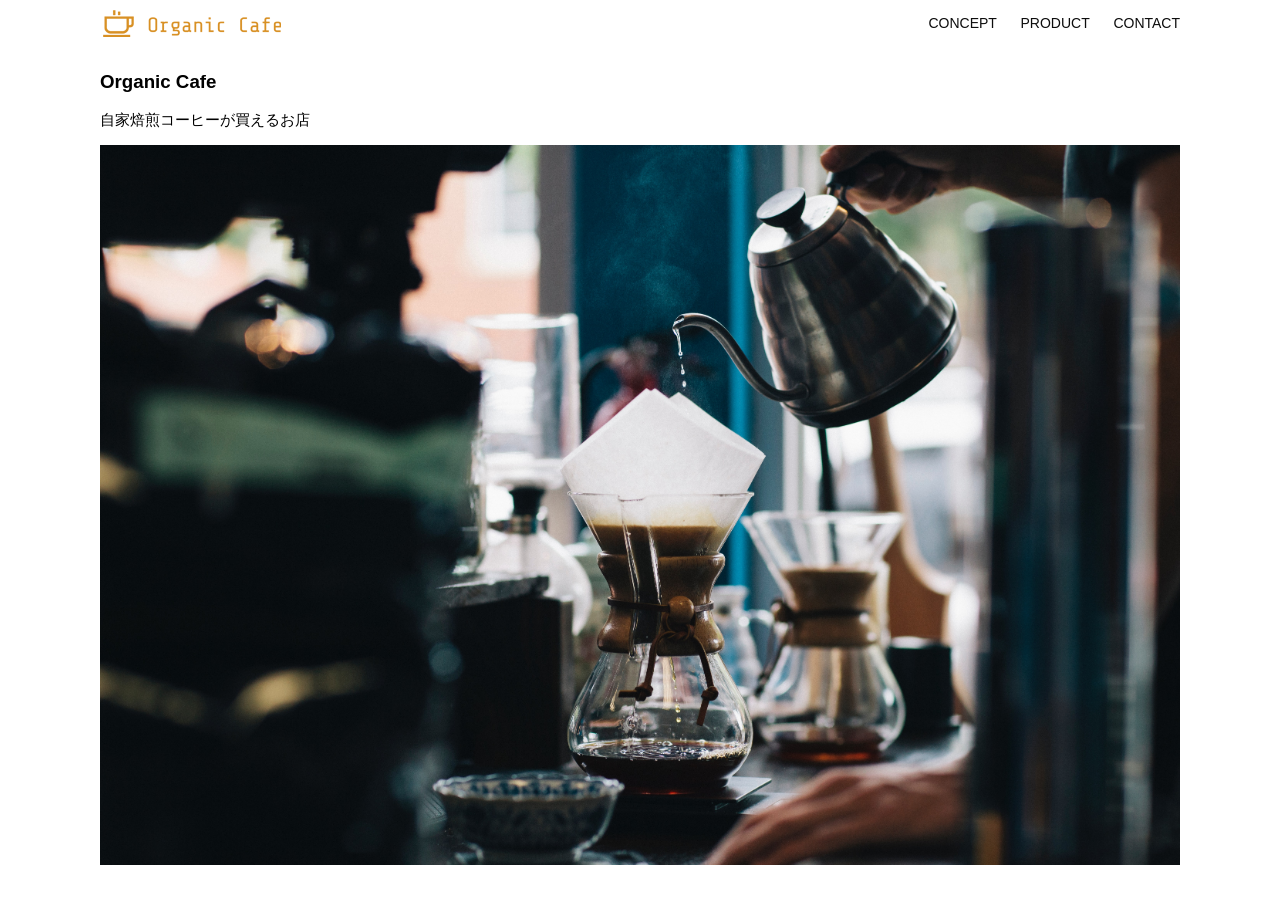
<file: html-css-kadai_013/index.html>
<!DOCTYPE html>
<html>
  <head>
    <title>Organic Cafe</title>
    <meta charset="UTF-8" />
    <meta name="description" content="自家焙煎のコーヒーがお家で楽しめるOrganic Cafe"/>
    <meta name="viewport" content="width=device-width, initial-scale=1.0" />
    <link rel="stylesheet" href="style.css" />
  </head>
  <body>
    <!-- ヘッダー -->
    <header>
      <!-- ロゴ -->
      <a href="index.html" id="logo"><img src="images/logo.png" alt="トップページに戻る"/></a>

      <!-- PC用ナビゲーション -->
      <nav id="nav-pc">
        <a href="index.html#concept">CONCEPT</a>
        <a href="index.html#product">PRODUCT</a>
        <a href="index.html#contact">CONTACT</a>
      </nav>
      <!-- スマホ用メニューボタン -->
        <img id="menu-sp" src="images/button-menu.png" alt="ナビゲーションを開く" onclick="document.getElementById('nav-sp').style.display = 'block'">

      <!-- スマホ用ナビゲーション -->
       <nav id="nav-sp">
        <ul>
          <li>
            <img id="close" src="images/button-close.png" alt="ナビゲーションを閉じる" onclick="document.getElementById('nav-sp').style.display = 'none'">
          </li>
          <li>
            <a id="logo-sp" href="index.html" onclick="document.getElementById('nav-sp').style.display = 'none'">
              <img src="images/logo-sp.png" alt="トップページに戻る">
            </a>
          </li>
          <li>
            <a class="menu" href="index.html#concept" onclick="document.getElementById('nav-sp').style.display = 'none'">CONCEPT</a>
          </li>
          <li>
            <a class="menu" href="index.html#product" onclick="document.getElementById('nav-sp').style.display = 'none'">PRODUCT</a>
          </li>
          <li>
            <a class="menu" href="index.html#contact" onclick="document.getElementById('nav-sp').style.display = 'none'">CONTACT</a>
          </li>
        </ul>
       </nav>
    </header>

    <main>
      <article>
        <!-- メインビジュアル -->
        <section id="main-visual">
          <div id="main-message">
            <h1>Organic Cafe</h1>
            <p>自家焙煎コーヒーが買えるお店</p>
          </div>
          <img src="images/main-image.jpg" alt="コーヒーをハンドドリップで淹れる画像"/>
        </section>
      </article>
    </main>
  </body>
</html>
</file>
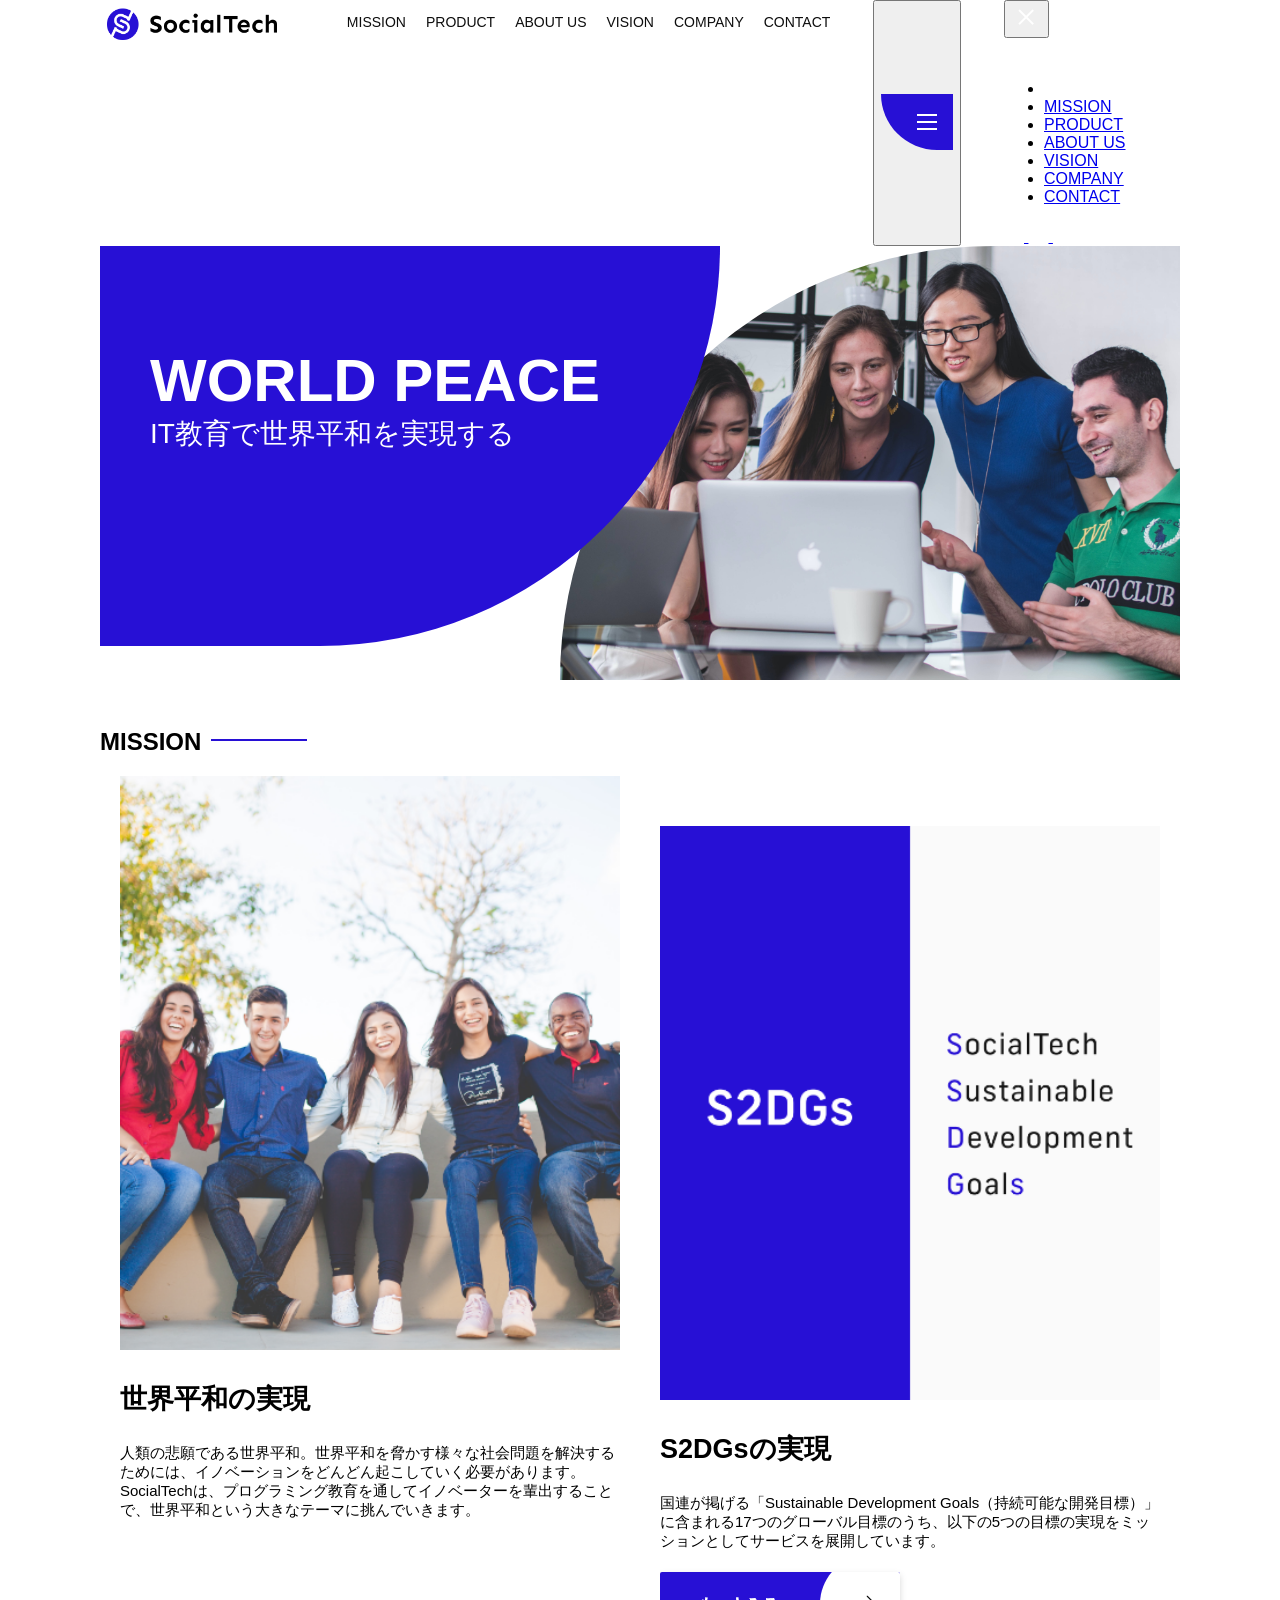
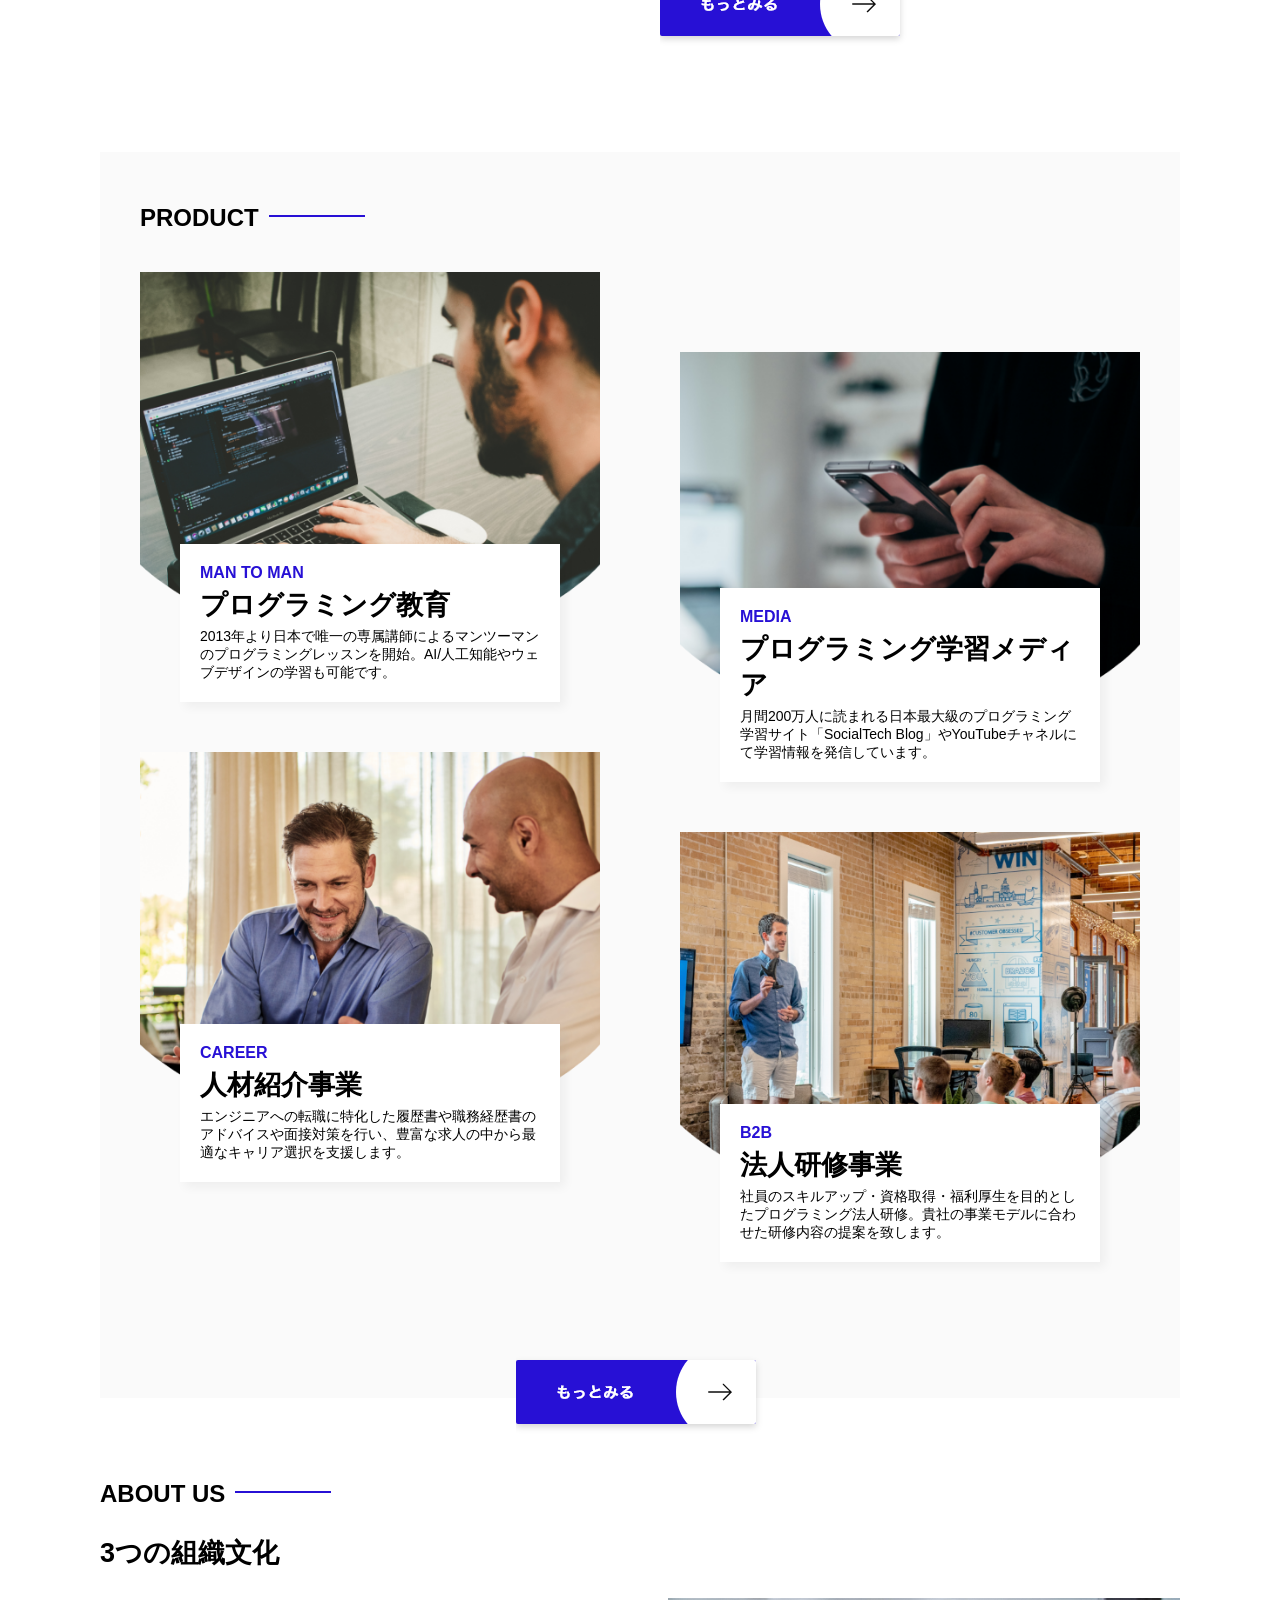
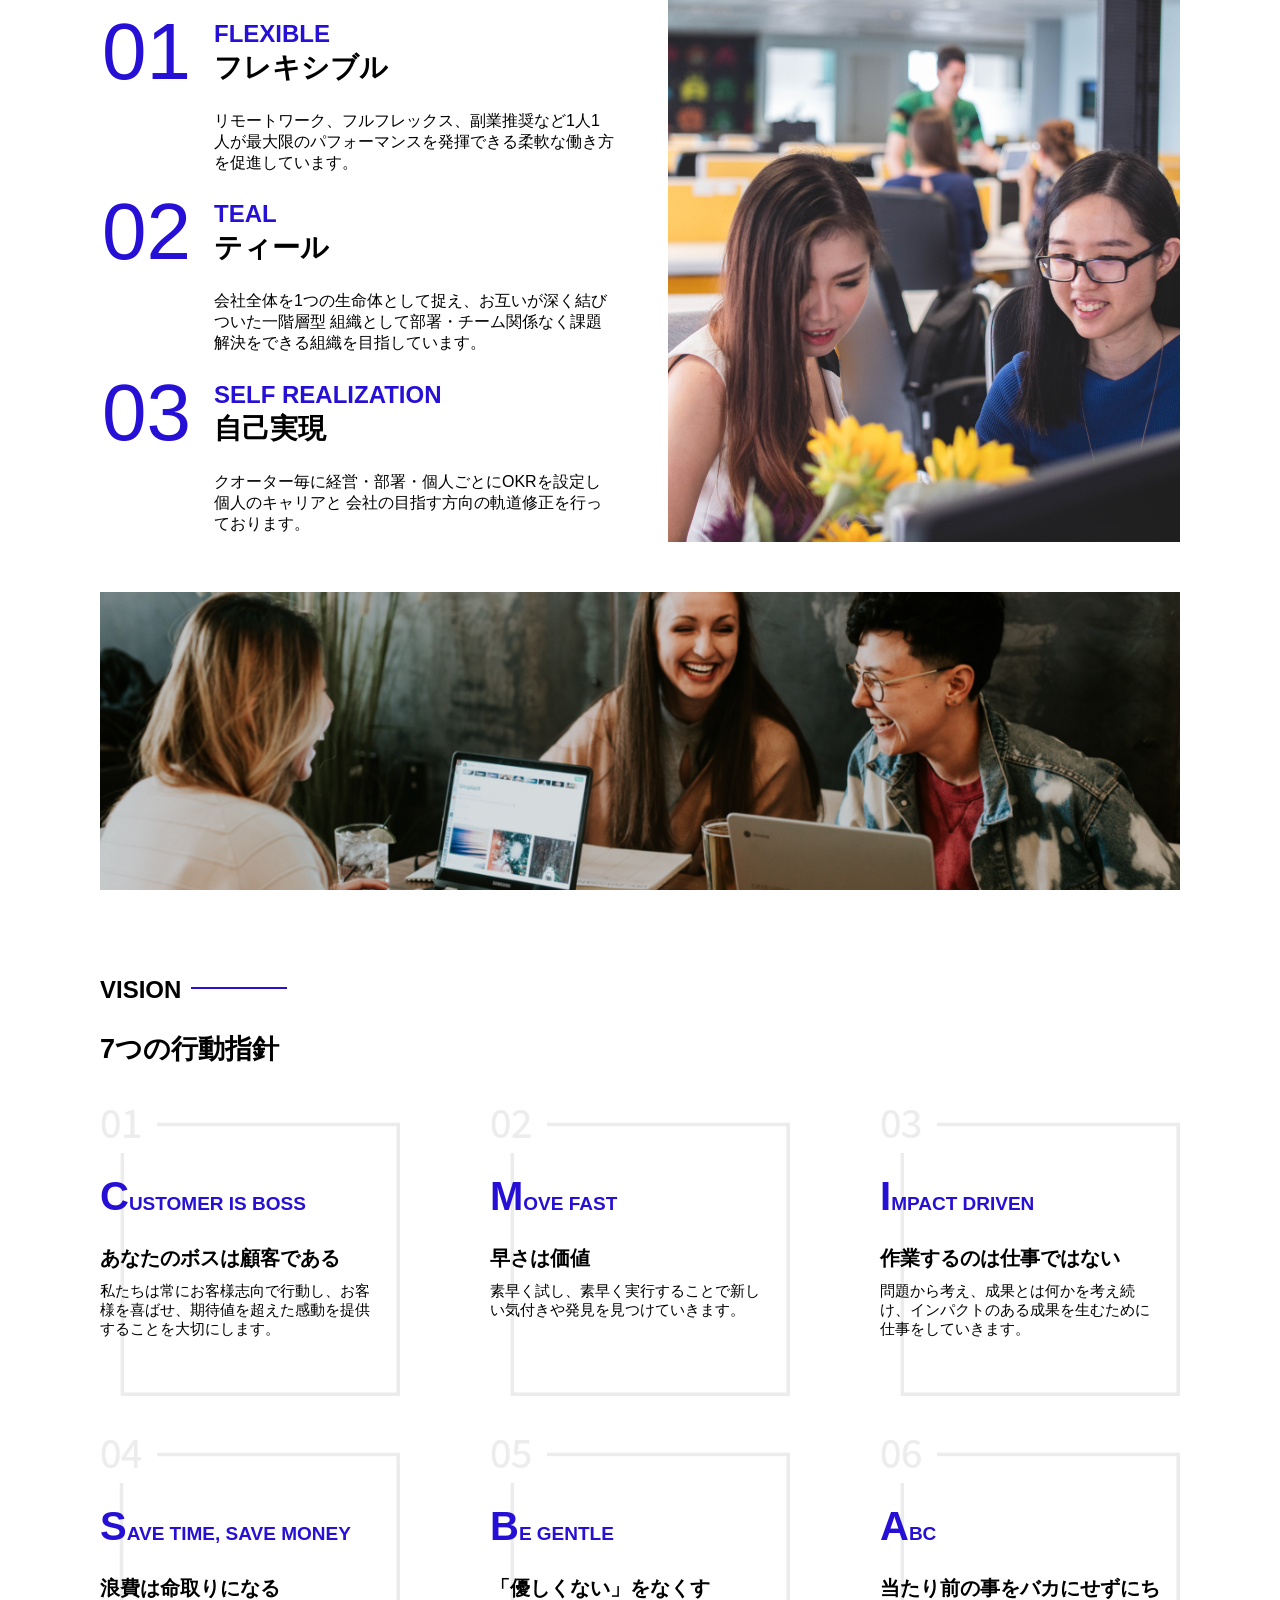
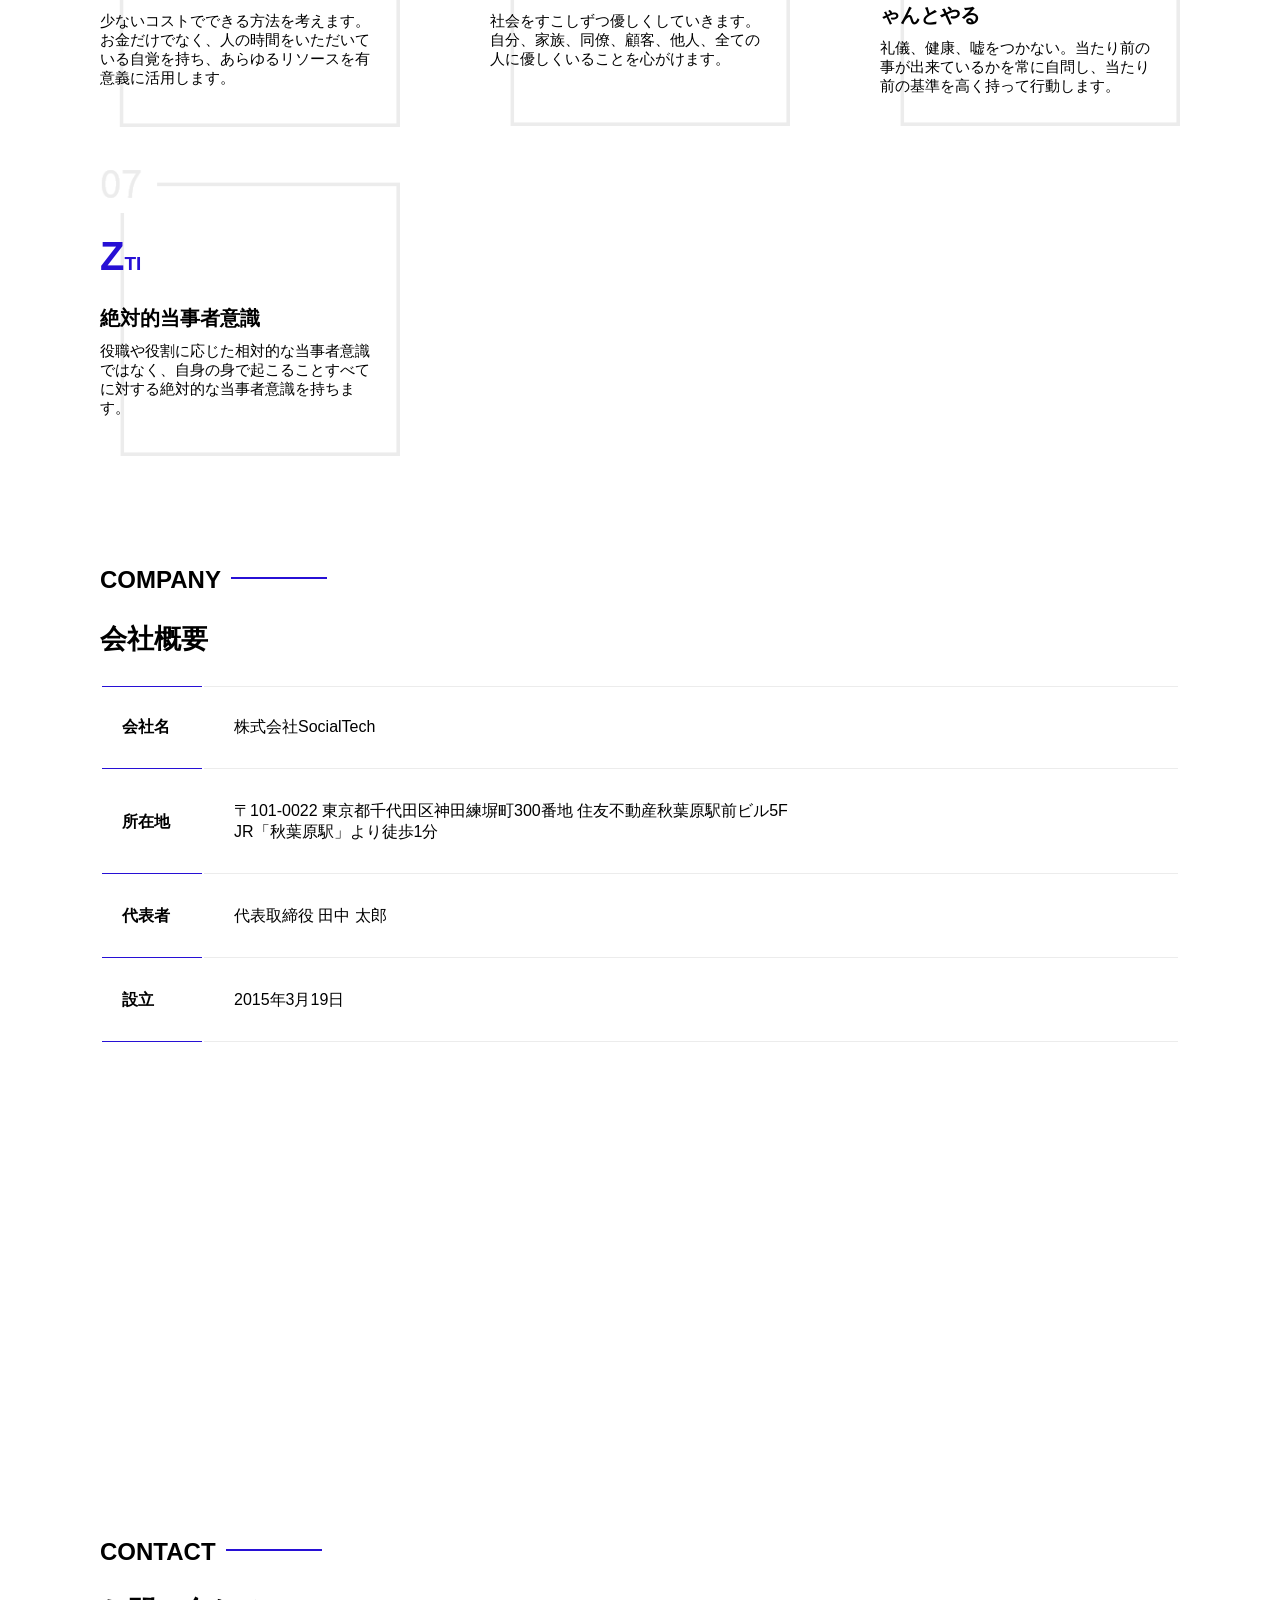
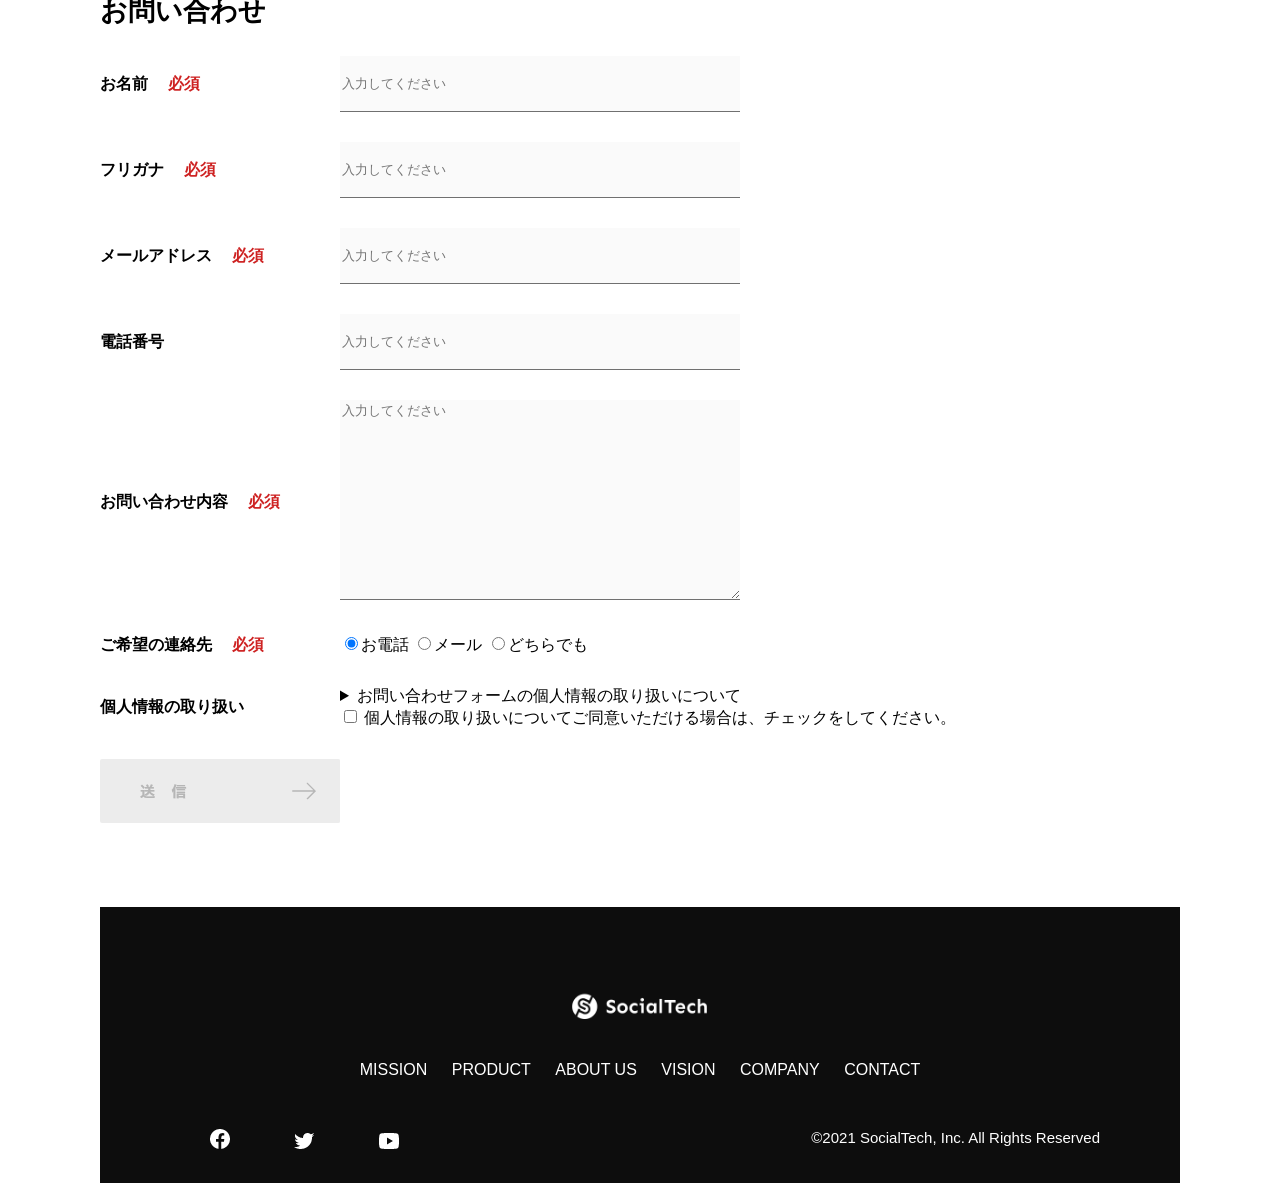
<file: socialtech/index.html>
<!DOCTYPE html>
<html>
  <head>
    <title>SocialTech</title>
    <meta charset="utf-8">
    <meta name="description" content="SocialTechはEdTech業界のリーディングカンパニーを目指します。">
    <meta name="viewport" content="width=device-width, initial-scale=1.0">
    <link rel="stylesheet" href="style.css">
    <body>
      <!-- ヘッダー -->
       <header>
        <!-- ロゴ -->
         <a href="index.html">
          <img src="images/logo.png" alt="トップページに戻る">
         </a>
         <!-- PC用ナビゲーション -->
          <nav id="nav-pc">
            <ul>
              <li><a href="mission.html">MISSION</a></li>
              <li><a href="product.html">PRODUCT</a></li>
              <li><a href="index.html#aboutus">ABOUT US</a></li>
              <li><a href="index.html#vision">VISION</a></li>
              <li><a href="index.html#company">COMPANY</a></li>
              <li><a href="index.html#contact">CONTACT</a></li>
            </ul>
          </nav>
          <!-- スマホ用メニューボタン -->
            <button id="menu-sp" onclick="document.getElementById('nav-sp').style.display = 'block'">
              <img src="images/button-menu.png" alt="ナビゲーションを開く">
            </button>
          <!-- スマホ用ナビゲーション -->
          <div id="nav-sp">
            <button id="close" onclick="document.getElementById('nav-sp').style.display = 'none'">
              <img src="images/button-close.png" alt="ナビゲーションを閉じる">
            </button>
 
            <nav>
              <ul>
                <li>
                  <a id="logo-sp" href="index.html" onclick="document.getElementById('nav-sp').style.display = 'none'"><img src="images/logo-sp.png" alt="トップページに戻る"></a>
                </li>
                <li><a class="menu" href="mission.html" onclick="document.getElementById('nav-sp').style.display = 'none'">MISSION</a></li>
                <li><a class="menu" href="product.html" onclick="document.getElementById('nav-sp').style.display = 'none'">PRODUCT</a></li>
                <li><a class="menu" href="index.html#aboutus" onclick="document.getElementById('nav-sp').style.display = 'none'">ABOUT US</a></li>
                <li><a class="menu" href="index.html#vision" onclick="document.getElementById('nav-sp').style.display = 'none'">VISION</a></li>
                <li><a class="menu" href="index.html#company" onclick="document.getElementById('nav-sp').style.display = 'none'">COMPANY</a></li>
                <li><a class="menu" href="index.html#contact" onclick="document.getElementById('nav-sp').style.display = 'none'">CONTACT</a></li>
              </ul>
            </nav>
            <div id="sns">
             <a href="https://www.facebook.com/sejuku2013">
               <img src="images/button-facebook.png" alt="Facebookのリンク">
             </a>
              <a href="https://twitter.com/samuraijuku">
                <img src="images/button-twitter.png" alt="Twitterのリンク">
              </a>
              <a href="https://www.youtube.com/channel/UCCFOQO5aDK0xXam4cUQXT8g">
                <img src="images/button-youtube.png" alt="YouTubeのリンク">
              </a>
            </div>
          </div>
       </header>
       <main>
        <article>
          <!-- メインビジュアル -->
           <section id="main-visual">
            <div id="main-message">
              <h1>WORLD PEACE</h1>
              <p>IT教育で世界平和を実現する</p>
            </div>
            <img src="images/index/index-main.png" alt="PCの周りに集まる多国籍の仲間たち">
           </section>
           <!-- ミッション -->
            <section id="mission">
              <h2 class="index-h2">MISSION</h2>
              <div id="mission-flex">
                <div>
                  <img id="mission-photo" src="images/index/index-mission.png" alt="屋外のベンチで写真を撮影する多国籍の仲間たち">
                  <h3>世界平和の実現</h3>
                  <p>
                    人類の悲願である世界平和。世界平和を脅かす様々な社会問題を解決するためには、イノベーションをどんどん起こしていく必要があります。SocialTechは、プログラミング教育を通してイノベーターを輩出することで、世界平和という大きなテーマに挑んでいきます。
                  </p>
                </div>
                <div>
                  <img id="s2dgs" src="images/index/s2dgs.png" alt="S2DGs">
                  <h3>S2DGsの実現</h3>
                  <p>国連が掲げる「Sustainable Development Goals（持続可能な開発目標）」に含まれる17つのグローバル目標のうち、以下の5つの目標の実現をミッションとしてサービスを展開しています。</p>
                  <a href="mission.html">
                    <img src="images/button-more.png" alt="もっとみる">
                  </a>
                </div>
              </div>
            </section>
            <!-- プロダクト -->
             <section id="product">
              <h2 class="index-h2">PRODUCT</h2>
              <div class="product-flex">
                <div id="product-left">
                  <div>
                    <img class="product-photo" src="images/index/index-mantoman.png" alt="PCでコードを書く男性">
                    <div class="product-explain">
                      <span>MAN TO MAN</span>
                      <h3>プログラミング教育</h3>
                      <p>2013年より日本で唯一の専属講師によるマンツーマンのプログラミングレッスンを開始。AI/人工知能やウェブデザインの学習も可能です。</p>
                    </div>
                  </div>
                  <div>
                    <img class="product-photo" src="images/index/index-career.png" alt="笑顔で話し合う2人の男性">
                    <div class="product-explain">
                      <span>CAREER</span>
                      <h3>人材紹介事業</h3>
                      <p>エンジニアへの転職に特化した履歴書や職務経歴書のアドバイスや面接対策を行い、豊富な求人の中から最適なキャリア選択を支援します。</p>
                    </div>
                  </div>
                </div>
                <div id="product-right">
                  <div>
                    <img class="product-photo" src="images/index/index-media.png" alt="スマートフォンを操作する人">
                    <div class="product-explain">
                      <span>MEDIA</span>
                      <h3>プログラミング学習メディア</h3>
                      <p>月間200万人に読まれる日本最大級のプログラミング学習サイト「SocialTech Blog」やYouTubeチャネルにて学習情報を発信しています。</p>
                    </div>
                  </div>
                  <div>
                    <img class="product-photo" src="images/index/index-b2b.png" alt="講演中の男性とそれを聴く人々">
                    <div class="product-explain">
                      <span>B2B</span>
                      <h3>法人研修事業</h3>
                      <p>社員のスキルアップ・資格取得・福利厚生を目的としたプログラミング法人研修。貴社の事業モデルに合わせた研修内容の提案を致します。</p>
                    </div>
                  </div>
                </div>
              </div>
              <div id="product-more">
                <a href="product.html">
                  <img src="images/button-more.png" alt="もっとみる">
                </a>
              </div>
             </section>
             <!-- ABOUT US -->
              <section id="aboutus">
                <h2 class="index-h2">ABOUT US</h2>
                <h3>3つの組織文化</h3>
                <div>
                  <table class="culture-table">
                    <tr>
                      <td class="culture-num">01</td>
                      <th><span class="culture-en">FLEXIBLE</span><br>フレキシブル</th>
                    </tr>
                    <tr>
                      <td>
                        <!--空のセル-->
                      </td>
                      <td class="culture-description">リモートワーク、フルフレックス、副業推奨など1人1人が最大限のパフォーマンスを発揮できる柔軟な働き方を促進しています。</td>
                    </tr>
                    <tr>
                      <td class="culture-num">02</td>
                      <th><span class="culture-en">TEAL</span><br>ティール</th>
                    </tr>
                    <tr>
                      <td>
                        <!--空のセル-->
                      </td>
                      <td class="culture-description">会社全体を1つの生命体として捉え、お互いが深く結びついた一階層型 組織として部署・チーム関係なく課題解決をできる組織を目指しています。</td>
                    </tr>
                    <tr>
                      <td class="culture-num">03</td>
                      <th><span class="culture-en">SELF REALIZATION</span><br>自己実現</th>
                    </tr>
                    <tr>
                      <td>
                        <!--空のセル-->
                      </td>
                      <td class="culture-description">クオーター毎に経営・部署・個人ごとにOKRを設定し個人のキャリアと 会社の目指す方向の軌道修正を行っております。</td>
                    </tr>
                  </table>
                  <img class="culture-img" src="images/index/index-aboutus1.png" alt="笑顔で話し合う2人の女性">
                </div>
                <img class="culture-img2" src="images/index/index-aboutus2.png" alt="笑顔で話し合う3人の男女">
              </section>
              <!-- VISION -->
               <section id="vision">
                <h2 class="index-h2">VISION</h2>
                <h3>7つの行動指針</h3>
                <div>
                  <div class="vision-box">
                    <img src="images/index/vision-01.png" alt="01">
                    <div>
                      <h4>CUSTOMER IS BOSS</h4>
                      <h5>あなたのボスは顧客である</h5>
                      <p>私たちは常にお客様志向で行動し、お客様を喜ばせ、期待値を超えた感動を提供することを大切にします。</p>
                    </div>
                  </div>
                  <div class="vision-box">
                    <img src="images/index/vision-02.png" alt="02">
                    <div>
                      <h4>MOVE FAST</h4>
                      <h5>早さは価値</h5>
                      <p>素早く試し、素早く実行することで新しい気付きや発見を見つけていきます。</p>
                    </div>
                  </div>
                  <div class="vision-box">
                    <img src="images/index/vision-03.png" alt="03">
                    <div>
                      <h4>IMPACT DRIVEN</h4>
                      <h5>作業するのは仕事ではない</h5>
                      <p>問題から考え、成果とは何かを考え続け、インパクトのある成果を生むために仕事をしていきます。</p>
                    </div>
                  </div>
                  <div class="vision-box">
                    <img src="images/index/vision-04.png" alt="04">
                    <div>
                      <h4>SAVE TIME, SAVE MONEY</h4>
                      <h5>浪費は命取りになる</h5>
                      <p>少ないコストでできる方法を考えます。お金だけでなく、人の時間をいただいている自覚を持ち、あらゆるリソースを有意義に活用します。</p>
                    </div>
                  </div>
                  <div class="vision-box">
                    <img src="images/index/vision-05.png" alt="05">
                    <div>
                      <h4>BE GENTLE</h4>
                      <h5>「優しくない」をなくす</h5>
                      <p>社会をすこしずつ優しくしていきます。自分、家族、同僚、顧客、他人、全ての人に優しくいることを心がけます。</p>
                    </div>
                  </div>
                  <div class="vision-box">
                    <img src="images/index/vision-06.png" alt="06">
                    <div>
                      <h4>ABC</h4>
                      <h5>当たり前の事をバカにせずにちゃんとやる</h5>
                      <p>礼儀、健康、嘘をつかない。当たり前の事が出来ているかを常に自問し、当たり前の基準を高く持って行動します。</p>
                    </div>
                  </div>
                  <div class="vision-box">
                    <img src="images/index/vision-07.png" alt="07">
                    <div>
                      <h4>ZTI</h4>
                      <h5>絶対的当事者意識</h5>
                      <p>役職や役割に応じた相対的な当事者意識ではなく、自身の身で起こることすべてに対する絶対的な当事者意識を持ちます。</p>
                    </div>
                  </div>
                </div>
               </section>
               <!-- COMPANY -->
               <section id="company">
                <h2 class="index-h2">COMPANY</h2>
                <h3>会社概要</h3>
                <table id="company-table">
                  <tr>
                    <th class="tableheader tableheader-first">会社名</th>
                    <td class="cell cell-first">株式会社SocialTech</td>
                  </tr>
                  <tr>
                    <th class="tableheader">所在地</th>
                    <td class="cell">〒101-0022 東京都千代田区神田練塀町300番地 住友不動産秋葉原駅前ビル5F<br>JR「秋葉原駅」より徒歩1分</td>
                  </tr>
                  <tr>
                    <th class="tableheader">代表者</th>
                    <td class="cell">代表取締役 田中 太郎</td>
                  </tr>
                  <tr>
                    <th class="tableheader">設立</th>
                    <td class="cell">2015年3月19日</td>
                  </tr>
                </table>
<iframe src="https://www.google.com/maps/embed?pb=!1m18!1m12!1m3!1d1620.032312089998!2d139.77150838884924!3d35.700027293145276!2m3!1f0!2f0!3f0!3m2!1i1024!2i768!4f13.1!3m3!1m2!1s0x60188fee13660e23%3A0x77137876edf742ac!2z5L2P5Y-L5LiN5YuV55Sj56eL6JGJ5Y6f6aeF5YmN44OT44Or!5e0!3m2!1sja!2sjp!4v1784444049625!5m2!1sja!2sjp" 
width="600" height="450" style="border:0;" allowfullscreen="" loading="lazy" referrerpolicy="strict-origin-when-cross-origin"></iframe>
               </section>
               <!-- お問い合わせフォーム -->
               <section id="contact">
                <h2 class="index-h2">CONTACT</h2>
                <h3>お問い合わせ</h3>
                <form>
                  <div>
                    <div class="contact-heading">
                      <label class="contact-label">お名前<span class="contact-span">必須</span></label>
                    </div>
                    <div>
                      <input type="text" name="name" placeholder="入力してください" class="contact-textbox">
                    </div>
                  </div>
                  <div>
                    <div class="contact-heading">
                      <label class="contact-label">フリガナ<span class="contact-span">必須</span></label>
                    </div>
                    <div>
                      <input type="text" name="hurigana" placeholder="入力してください" class="contact-textbox">
                    </div>
                  </div>
                  <div>
                    <div class="contact-heading">
                      <label class="contact-label">メールアドレス<span class="contact-span">必須</span></label>
                    </div>
                    <div>
                      <input type="text" name="email" placeholder="入力してください" class="contact-textbox">
                    </div>
                  </div>
                  <div>
                    <div class="contact-heading">
                      <label class="contact-label">電話番号</label>
                    </div>
                    <div>
                      <input type="text" name="tel" placeholder="入力してください" class="contact-textbox">
                    </div>
                  </div>
                  <div>
                    <div class="contact-heading">
                      <label class="contact-label">お問い合わせ内容<span class="contact-span">必須</span></label>
                    </div>
                    <div>
                      <textarea class="contact-textarea" placeholder="入力してください" name="message"></textarea>
                    </div>
                  </div>
                  <div>
                    <div class="contact-heading">
                      <label class="contact-label">ご希望の連絡先<span class="contact-span">必須</span></label>
                    </div>
                    <div>
                      <input class="radiobutton" type="radio" value="tel" name="contact" checked><label>お電話</label>
                      <input class="radiobutton" type="radio" value="mail" name="contact"><label>メール</label>
                      <input class="radiobutton" type="radio" value="both" name="contact"><label>どちらでも</label>
                    </div>
                  </div>
                  <div>
                    <div class="contact-heading">
                      <label class="contact-label">個人情報の取り扱い</label>
                    </div>
                    <div>
                      <details>
                        <summary>お問い合わせフォームの個人情報の取り扱いについて</summary>
                        <div>
                          <dl>
                            <dt>１．組織の名称又は氏名</dt>
                            <dd>株式会社SocialTech</dd>
                            <dt>２．個人情報保護管理者（若しくはその代理人）の氏名又は職名、所属及び連絡先</dt>
                            <dd>
                              <p>鈴木 一郎 コーポレート部</p>
                              <p>メールアドレス：samurai@example.com</p>
                              <p>TEL：03-1234-5678</p>
                            </dd>
                            <dt>３．個人情報の利用目的</dt>
                            <dd>
                              <ul>
                                <li>本サービス及び本サービスに関連する情報の提供又はそれらに関する連絡のため</li>
                                <li>ユーザーの本人確認のため</li>
                                <li>当社サービスのご案内のため</li>
                                <li>当社の商品等の広告または宣伝（電子メールによるものを含むものとします。）</li>
                              </ul>
                            </dd>
                            <dt>４．個人情報の取り扱い業務の委託</dt>
                            <dd>個人情報の取扱業務の全部または一部を外部に業務委託する場合があります。その際、弊社は、個人情報を適切に保護できる管理体制を敷き実行していることを条件として委託先を厳選したうえで、機密保持契約を委託先と締結し、お客様の個人情報を厳密に管理させます。</dd>
                            <dt>５．個人情報の開示等の請求</dt>
                            <dd>
                              お客様は、弊社に対してご自身の個人情報の開示等（利用目的の通知、開示、内容の訂正・追加・削除、利用の停止または消去、第三者への提供の停止）に関して、当社問合わせ窓口に申し出ることができます。<br>
                              その際、弊社はお客様ご本人を確認させていただいたうえで、合理的な期間内に対応いたします。<br>
                              なお、個人情報に関する弊社問合わせ先は、次の通りです。
                            </dd>
                            <dd>
                              <p>株式会社SocialTech　個人情報問合せ窓口</p>
                              <p>〒150-0043　東京都千代田区神田練塀町300番地 住友不動産秋葉原駅前ビル5F</p>
                              <p>メールアドレス：samurai@example.com　TEL：03-1234-5678</p>
                            </dd>

                            <dt>６．個人情報を提供されることの任意性について</dt>
                            <dd>お客様がご自身の個人情報を弊社に提供されるか否かは、お客様のご判断によりますが、もしご提供されない場合には、適切なサービスが提供できない場合がありますので予めご了承ください。</dd>
                          </dl>
                        </div>
                      </details>
                      <input type="checkbox" name="agree">
                      <span>個人情報の取り扱いについてご同意いただける場合は、チェックをしてください。</span>
                    </div>
                  </div>
                  <input type="image" src="images/button-submit.png" alt="送信する">
                </form>
               </section>
        </article>
       </main>
       <footer>
        <div id="footer-logo">
          <img src="images/logo-sp.png" alt="SocialTech">
        </div>
        <div id="footer-link">
          <a href="mission.html">MISSION</a>
          <a href="product.html">PRODUCT</a>
          <a href="index.html#aboutus">ABOUT US</a>
          <a href="index.html#vision">VISION</a>
          <a href="index.html#company">COMPANY</a>
          <a href="index.html#contact">CONTACT</a>
        </div>
        <div id="sns-footer">
          <div class="sns-btns">
            <a href="https://www.facebook.com/sejuku2013"><img src="images/button-facebook.png" alt="Facebookのリンク"></a>
            <a href="https://twitter.com/samuraijuku"><img src="images/button-twitter.png" alt="Twitterのリンク"></a>
            <a href="https://www.youtube.com/channel/UCCFOQO5aDK0xXam4cUQXT8g"><img src="images/button-youtube.png" alt="YouTubeのリンク"></a>
          </div>
          <p id="copyright">&copy;2021 SocialTech, Inc. All Rights Reserved</p>
        </div>
       </footer>
    </body>
  </head>
</html>
</file>
<file: html-css-kadai_013/style.css>
/* PC、スマホ共通スタイル */
body {
  font-family: "Source Sans Pro", "Hiragino Kaku Gothic ProN", Meiryo, Arial,
    sans-serif;
}

p {
  font-size: 15px;
}

#main-visual>img {
  width: 100%;
}

/*================
PC用のスタイル 
=================*/
@media screen and (min-width: 768px) {
  /* 横幅設定 */
  body {
    max-width: 1080px;
    min-width: 960px;
    margin: 0 auto 0 auto;
  }

  /* SPのナビゲーションを非表示に */
  #menu-sp {
    display: none;
  }

  #nav-sp {
    display: none;
  }

  /* ヘッダー */
  header {
    display: flex;
    justify-content: space-between;
  }

  /* ナビゲーションのレイアウト */
  #nav-pc {
    text-align: right;
    font-size: 14px;
    padding-top: 15px;
  }

  /* ナビゲーションのリンクの装飾設定 */
  #nav-pc>a {
    text-decoration: none;
    margin-left: 20px;
  }

  #nav-pc>a:link {
    color: #0d0d0d;
  }

  #nav-pc>a:visited {
    color: #0d0d0d;
  }

  #nav-pc>a:hover {
    color: #0d0d0d;
    text-decoration: underline;
  }

  #nav-pc>a:active {
    color: #0d0d0d;
  }
}

/*================
スマホ用のスタイル 
=================*/
@media screen and (max-width: 767px) {
  body {
    min-width: 375px;
    margin: 0;
  }

  /* PCのナビゲーションを非表示に */
  #nav-pc {
    display: none;
  }

  /* ハンバーガーメニュー */
  #menu-sp {
    float: right;
    padding: 0;
  }

  /* スマホ用ナビゲーション */
  #nav-sp {
    background-color: #ce933e;
    position: absolute;
    left: 0;
    top: 0;
    height: 100%;
    width: 100%;
    display: none;
    z-index: 100;
  }

  #nav-sp ul {
    padding-left: 0;
  }

  #nav-sp li {
    list-style: none;
  }

  /* xボタン */
  #close {
    position: absolute;
    top: 20px;
    right: 20px;
  }

  /* ナビゲーションメニュー用ロゴ */
  #logo-sp {
    margin: 80px 0 30px 20px;
  }

  #nav-sp a {
    display: block;
  }

  #nav-sp a:link {
    color: 	#ffffff;
  }

  #nav-sp a:visited {
    color: #ffffff;
  }

  #nav-sp a:hover {
    color: #ffffff;
    text-decoration: underline;
  }

  #nav-sp a:active {
    color: #ffffff;
  }

  #nav-sp .menu {
    text-decoration: none;
    display: block;
    margin: 0 20px;
    height: 44px;
    font-size: 16px;
    background-image: url("images/arrow.png");
    background-repeat: no-repeat;
    background-position: right top;
  }
}
</file>
<file: socialtech/style.css>
/* PC、スマホ共通スタイル */
* {
  box-sizing: border-box;
}

p {
  font-size: 15px;
}

body {
  max-width: 1080px;
  margin: 0 auto 0 auto;
  font-family: "Source Sans Pro", "Hiragino Kaku Gothic ProN", Meiryo, Arial, sans-serif;
}

/* ヘッダー */
header {
  display: flex;
  justify-content: space-between;
}

/* ナビゲーションのレイアウト */
#nav-pc {
  font-size: 14px;
}

#nav-pc ul {
  display: flex;
  padding-left: 0;
}

#nav-pc li {
  list-style: none;
}

/* ナビゲーションのリンクの装飾設定 */
#nav-pc a {
  text-decoration: none;
  margin-left: 20px;
  color: #0d0d0d;
}

#nav-pc a:hover {
  text-decoration: underline;
}

/* メインビジュアル */
#main-visual {
  position: relative;
  height: 400px;
}

#main-message {
  position: absolute;
  top: 0;
  left: 0;
  background-color: #2710d5;
  color: #ffffff;
  border-radius: 0 0 476px 0;
  max-width: 620px;
  height: 100%;
  width: 100%;
  z-index: 11;
}

#main-message > h1 {
  font-size: 60px;
  margin: 100px 0 0 50px;
}
#main-message > p {
  font-size: 28px;
  margin: 0 0 0 50px; 
}

#main-visual > img {
  max-width: 620px;
  border-radius: 476px 0 0 0;
  position: absolute;
  top: 0;
  right: 0;
  z-index: 10;
}

/* 見出し */
h2 {
  margin: 40px 0 0 0;
}

h2::after {
  content: url("images/line.png");
  margin-left: 10px;
}

h3 {
  font-size: 27px;
}

/* ミッション */
#mission {
  margin: 80px auto 80px auto;
}

#mission-flex {
  display: flex;
}

#mission-flex > div {
  width: 50%;
  margin: 20px;
}

#mission-photo {
  width: 100%;
}

#s2dgs {
  margin-top: 50px;
  width: 100%;
}

/* プロダクト */
#product {
  background-color: #fafafa;
  margin: 80px 0 80px 0;
  padding: 10px 40px 0 40px;
}

/* 外枠 */
#product .product-flex {
  margin-top: 40px;
  display: flex;
}

/* 左のカラム */
#product-left {
  width: 50%;
  margin-right: 20px;
}

/* 右のカラム */
#product-right {
  width: 50%;
  margin-left: 20px;
  margin-top: 80px;
}

/* 画像＋説明の枠 */
#product-left > div {
  position: relative;
  height: 480px;
  margin-right: 20px;
}
#product-right > div {
  position: relative;
  height: 480px;
  margin-left: 20px;
}

/* 画像 */
.product-photo {
  width: 100%;
}

/* 説明文の枠 */
.product-explain {
  background-color: #ffffff;
  position: absolute;
  left: 0;
  bottom: 50px;
  margin: 0 40px 0 40px;
  padding: 20px;
  box-shadow: 5px 5px 10px rgba(0, 0, 0, 0.05);
}

/* 説明文の英語 */
.product-explain > span {
  color: #2710d5;
  font-weight: bold;
  font-size: 16px;
  margin: 0;
}

/* 説明文の見出し */
.product-explain > h3 {
  margin: 5px 0 5px 0;
}

/* 説明文 */
.product-explain > p {
  font-size: 14px;
  margin: 0;
}

/* もっと見るボタン */
#product-more {
  text-align: center;
}

#product-more a {
  position: relative;
  bottom: -42px;
}

 /* ABOUT US */
 #aboutus {
  margin: 80px auto 80px auto;
 }

 /* 3つの組織文化と画像を入れる枠 */
 #aboutus > div {
  display: flex;
 }

 /* 画像 */
 .culture-img {
  width: 50%;
  align-self: flex-start;
 }

 .culture-img2 {
  margin-top: 50px;
  width: 100%;
 }

 /* 3つの組織文化の表 */
 .culture-table {
  margin-right: 50px;
 }

 /* 番号 */
 .culture-num {
  font-size: 80px;
  color: #2710d5;
  padding: 0 20px 0 0;
 }

 /* 見出し */
 .culture-table th {
  text-align: left;
  font-size: 28px;
  font-weight: bold;
 }

 /* 組織文化英語 */
 .culture-en {
  color: #2710d5;
  font-size: 24px;
 }

 /* 説明文 */
 .culture-description {
  margin: 0;
 }

  /* ビジョン */
 #vision {
  margin: 80px auto;
 }

 /* セクション内の外枠*/
 #vision > div {
  display: flex;
  justify-content: space-between;
  flex-wrap: wrap;
 }

 /*7つの行動指針の枠*/
 .vision-box {
  width: 300px;
  height: 300px;
  margin-bottom: 30px;
  position: relative;
 }

 .vision-box > img {
  width: 100%;
  position: relative;
  z-index: 30;
 }

 .vision-box > div {
  position: absolute;
  top: 0;
  left: 0;
  z-index: 31;
  margin-right: 20px;
 }

 .vision-box > div > h4 {
  color: #2710d5;
  font-size: 19px;
  margin-top: 80px;
 }

 .vision-box > div > h4::first-letter {
  font-size: 40px;
 }

 .vision-box > div > h5 {
  font-size: 20px;
  margin: 0;
 }

 .vision-box > div > p {
  margin-top: 10px;
 }

 /* 会社概要 */
 #company {
  margin: 80px auto;
 }

 #company-table {
  width: 100%;
 }

 .tableheader {
  text-align: left;
  padding: 20px;
  border-bottom-color: #2710d5;
  border-bottom-width: 1px;
  border-bottom-style: solid;
  width: 100px;
 }

 .tableheader-first {
  border-top-color: #2710d5;
  border-top-width: 1px;
  border-top-style: solid;
 }

 .cell {
  padding: 30px;
  border-bottom-color: #ececec;
  border-bottom-width: 1px;
  border-bottom-style: solid;
 }

 .cell-first {
  border-top-color: #ececec;
  border-top-width: 1px;
  border-top-style: solid;
 }

 #company > iframe {
  width: 100%;
  height: 368px;
  margin-top: 40px;
 }

 /* お問い合わせ */
 #contact {
  margin: 80px auto;
 }

 /* 外枠 */
 #contact > form > div {
  display: flex;
  flex-direction: row;
  flex-wrap: wrap;
  padding-bottom: 30px;
 }

 /* 左列の見出し */
 .contact-heading {
  width: 240px;
  align-self: center;
 }
/* 見出しのラベル */
 .contact-label {
  font-weight: bold;
 }
/* 必須 */
 .contact-span {
  color: #ce2222;
  margin-left: 20px;
  font-weight: bold;
 }

 /* テキストボックス */
 .contact-textbox {
  border-top: 0px;
  border-left: 0px;
  border-right: 0px;
  border-bottom-width: 1px;
  border-bottom-color: #707070;
  border-style: solid;
  background-color: #fafafa;
  width: 400px;
  height: 56px;
 }

 /* お問い合わせ内容のテキストエリア */
 .contact-textarea {
  border-top: 0px;
  border-left: 0px;
  border-right: 0px;
  border-bottom-width: 1px;
  border-bottom-color: #707070;
  background-color: #fafafa;
  width: 400px;
  height: 200px;
 }

 /* 個人情報の取り扱い */
 #contact dt {
  font-weight: bold;
 }

 #contact dd {
  margin-bottom: 16px;
 }

 #contact dd p {
  margin: 0;
 }

 #contact dd ul {
  padding-left: 0;
 }

 #contact dd li {
  margin-bottom: 0;
  list-style: none;
 }

 /* フッター */
 footer {
  background-color: #0d0d0d;
  text-align: center;
  padding: 80px 80px 30px 80px;
 }

 #footer-logo {
  margin-bottom: 30px;
 }

 #footer-link {
  margin-bottom: 50px;
 }

 #footer-link > a {
  text-decoration: none;
  margin: 10px;
  color: #ffffff;
 }

 #footer-link > a:hover {
  text-decoration: underline;
 }

 #sns-footer {
  display: flex;
  justify-content: space-between;
 }

 #sns-footer a {
  margin: 30px;
 }

 #copyright {
  color: #ffffff;
  margin: 0;
 }

/*====================
  スマートフォン用のスタイル
 =====================*/
 @media screen and (max-width: 767px) {
  /* PC用ナビゲーション非表示 */
  #nav-pc {
    display: none;
  }
 
  /* ハンバーガーメニュー */
 #menu-sp {
  display: block;
  background-color: transparent;
  float: right;
  padding: 0;
  border: none;
 }

  /* スマホ用ナビゲーションの表示切替*/
   /* 初期状態、レイアウトと非表示設定 */
 #nav-sp {
  background-color: #2710d5;
  position: fixed;
  left: 0;
  top: 0;
  width: 100%;
  height: 100%;
  display: none;
  z-index: 100;
 }

 /* ×ボタン */
   #close {
     position: absolute;
     top: 20px;
     right: 20px;
     background-color: transparent;
     border: none;
   }
 
   #nav-sp nav ul {
     padding-left: 0;
   }
 
   #nav-sp nav li {
     list-style: none;
   }
 
   /* ナビゲーションメニュー用ロゴ */
   #logo-sp {
     margin: 80px 0 30px 20px;
   } 

   /* ナビゲーションのリンクの装飾設定 */
   #nav-sp nav a {
    display: block;
    color: #ffffff;
   }

   #nav-sp nav a {
    text-decoration: underline;
   }

   #nav-sp .menu {
    text-decoration: none;
    margin: 0 20px;
    height: 44px;
    font-size: 16px;
    background-image: url("images/arrow.png");
    background-repeat: no-repeat;
    background-position: right top;
   }

   #sns {
    position: absolute;
    bottom: 20px;
    left: 20px;
   }

   #sns > a {
    margin-right: 30px;
   }
}
</file>
